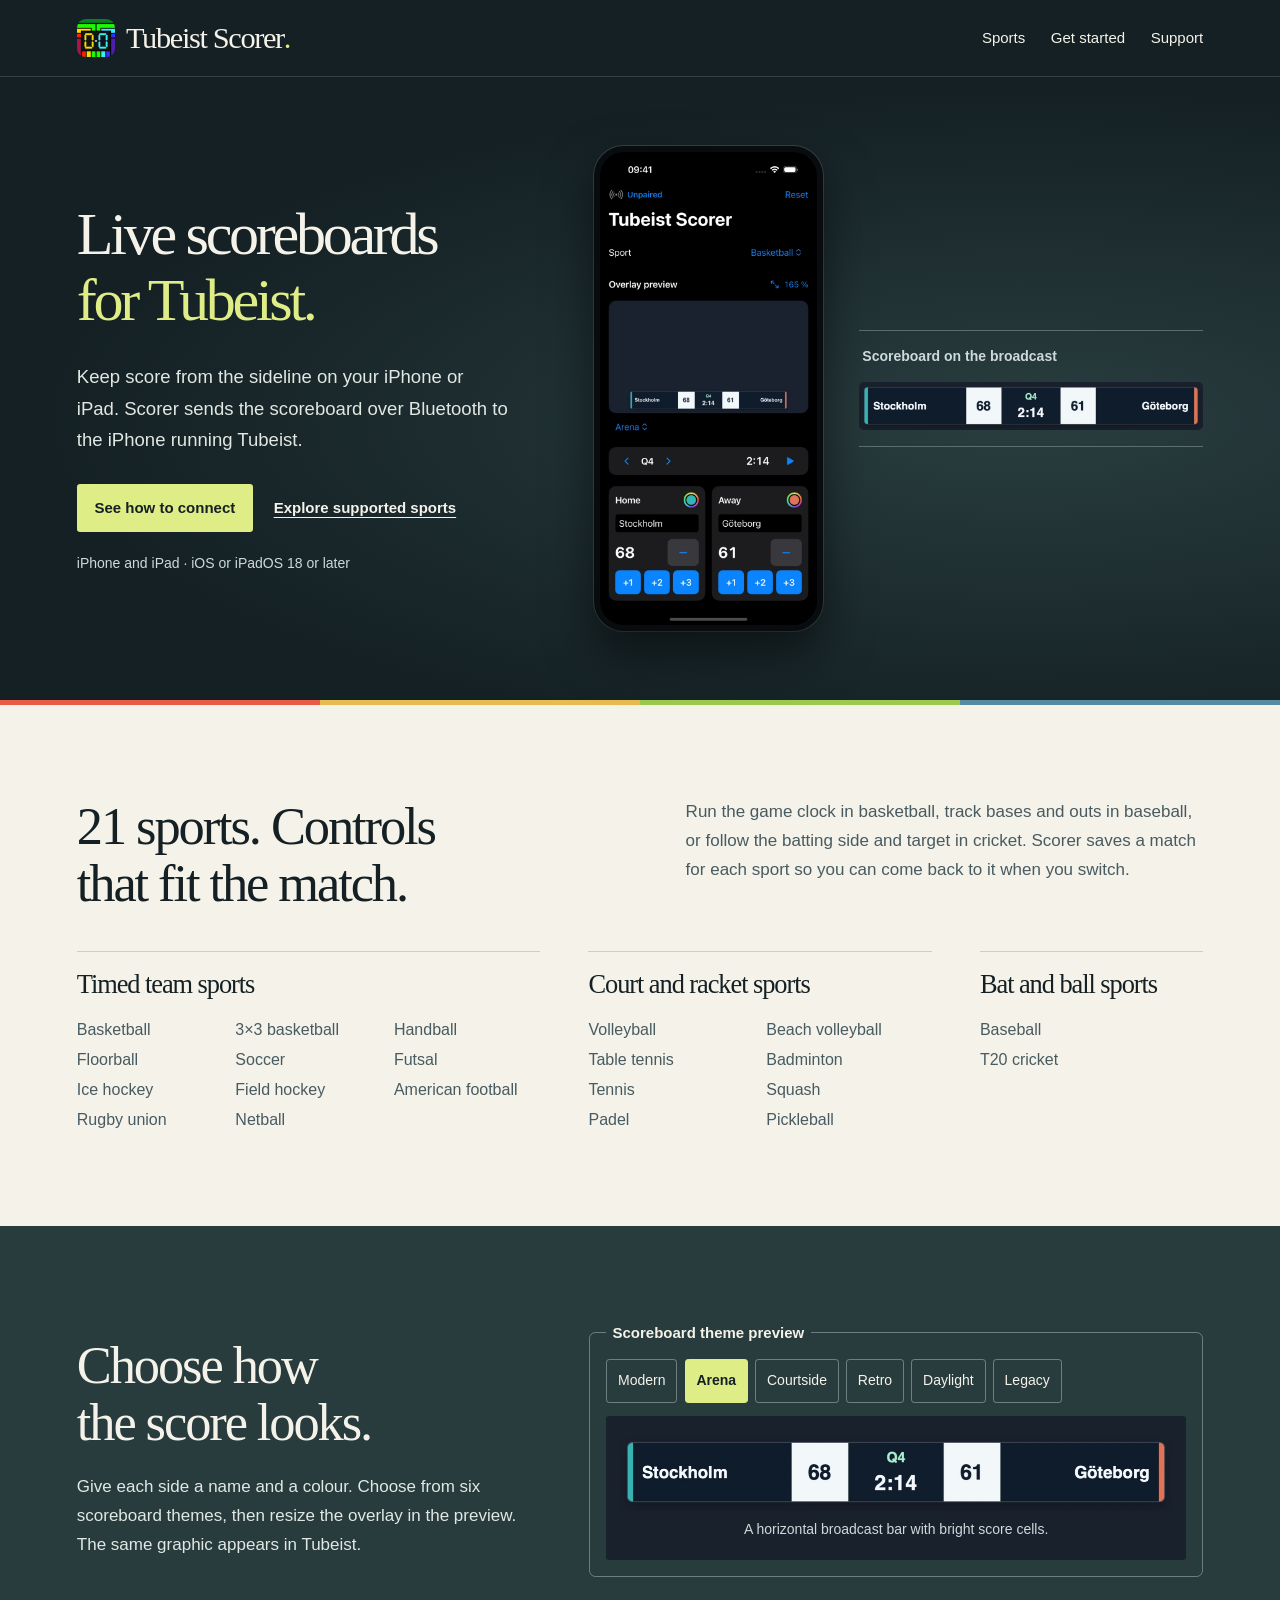
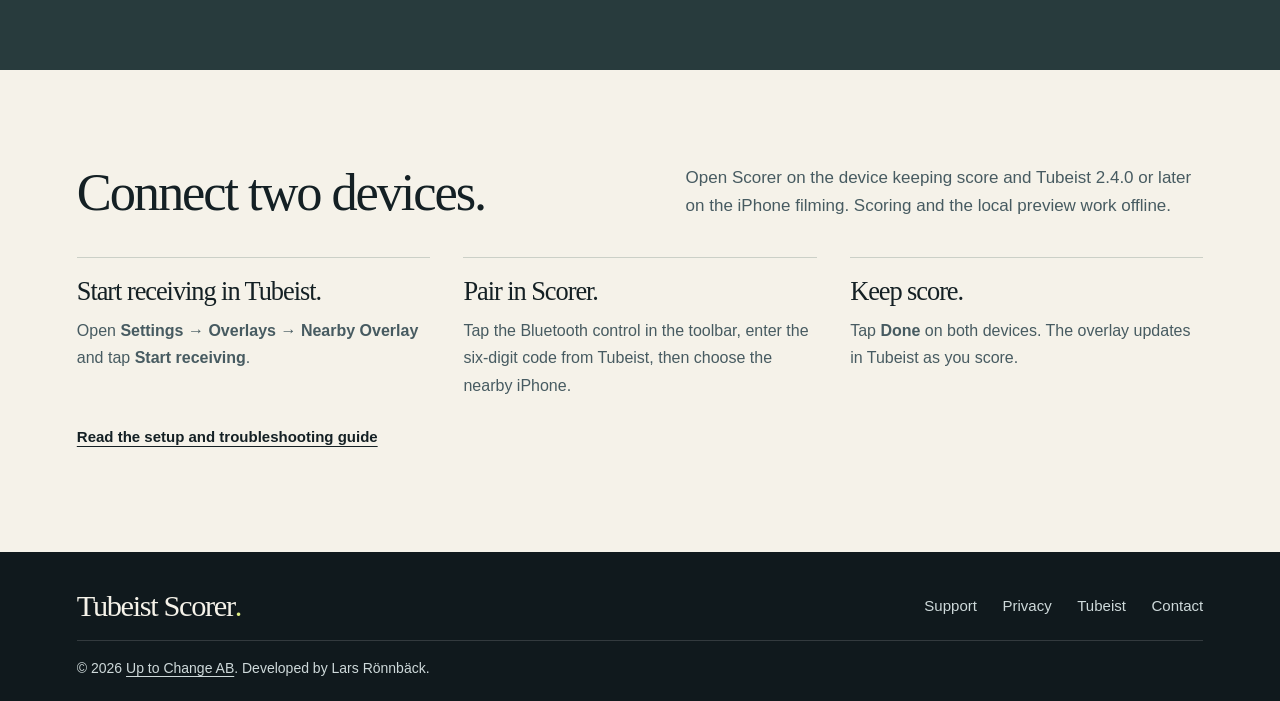
<file: AppStore/Website/index.html>
<!doctype html>
<html lang="en">
<head>
  <meta charset="utf-8">
  <meta name="viewport" content="width=device-width, initial-scale=1">
  <meta name="theme-color" content="#142024">
  <title>Tubeist Scorer — Live scoreboards for Tubeist</title>
  <meta name="description" content="Keep score for 21 sports on your iPhone or iPad and send a live scoreboard to Tubeist over Bluetooth.">
  <link rel="canonical" href="https://www.uptochange.com/tubeist-scorer/">
  <meta property="og:type" content="website">
  <meta property="og:title" content="Tubeist Scorer — Live scoreboards for Tubeist">
  <meta property="og:description" content="Keep score for 21 sports on your iPhone or iPad and send a live scoreboard to Tubeist over Bluetooth.">
  <meta property="og:url" content="https://www.uptochange.com/tubeist-scorer/">
  <meta property="og:image" content="https://www.uptochange.com/tubeist-scorer/assets/social.jpg">
  <meta property="og:image:width" content="1200">
  <meta property="og:image:height" content="630">
  <meta property="og:image:alt" content="Tubeist Scorer with a live basketball scoreboard">
  <meta name="twitter:card" content="summary_large_image">
  <link rel="icon" href="assets/favicon.png" type="image/png">
  <link rel="apple-touch-icon" href="assets/apple-touch-icon.png">
  <link rel="stylesheet" href="assets/site.css">
</head>
<body>
  <a class="skip" href="#main">Skip to content</a>
  <header class="site-header">
    <div class="header-inner">
      <a class="wordmark" href="./"><img src="assets/icon.png" width="38" height="38" alt="">Tubeist Scorer<span aria-hidden="true">.</span></a>
      <nav aria-label="Main navigation">
        <a href="./#sports">Sports</a>
        <a href="./#connect">Get started</a>
        <a href="support.html">Support</a>
      </nav>
    </div>
  </header>

  <main id="main">
    <section class="hero" aria-labelledby="hero-title">
      <div class="hero-inner">
        <div class="hero-copy">
          <h1 id="hero-title">Live scoreboards<br><em>for Tubeist.</em></h1>
          <p class="hero-intro">Keep score from the sideline on your iPhone or iPad. Scorer sends the scoreboard over Bluetooth to the iPhone running Tubeist.</p>
          <div class="hero-actions">
            <a class="button" href="#connect">See how to connect</a>
            <a class="text-link" href="#sports">Explore supported sports</a>
          </div>
          <p class="availability">iPhone and iPad · iOS or iPadOS 18 or later</p>
        </div>
        <div class="hero-visual">
          <figure class="hero-phone">
            <a href="assets/basketball-scoring.webp" aria-label="View the full basketball scoring screenshot"><img src="assets/basketball-scoring.webp" width="700" height="1522" alt="Tubeist Scorer on iPhone showing basketball, the overlay preview and the game clock" fetchpriority="high"></a>
          </figure>
          <figure class="hero-score">
            <figcaption>Scoreboard on the broadcast</figcaption>
            <img src="assets/theme-arena.webp" alt="Stockholm leads Göteborg 68–61 with 2:14 left in the fourth quarter">
          </figure>
        </div>
      </div>
    </section>
    <div class="colour-strip" aria-hidden="true"></div>

    <section class="section-wrap" id="sports" aria-labelledby="sports-title">
      <div class="intro-columns">
        <h2 id="sports-title">21 sports. Controls that fit the match.</h2>
        <p>Run the game clock in basketball, track bases and outs in baseball, or follow the batting side and target in cricket. Scorer saves a match for each sport so you can come back to it when you switch.</p>
      </div>
      <div class="sport-groups">
        <section aria-labelledby="timed-sports"><h3 id="timed-sports">Timed team sports</h3><ul><li>Basketball</li><li>3×3 basketball</li><li>Handball</li><li>Floorball</li><li>Soccer</li><li>Futsal</li><li>Ice hockey</li><li>Field hockey</li><li>American football</li><li>Rugby union</li><li>Netball</li></ul></section>
        <section aria-labelledby="court-sports"><h3 id="court-sports">Court and racket sports</h3><ul><li>Volleyball</li><li>Beach volleyball</li><li>Table tennis</li><li>Badminton</li><li>Tennis</li><li>Squash</li><li>Padel</li><li>Pickleball</li></ul></section>
        <section aria-labelledby="bat-sports"><h3 id="bat-sports">Bat and ball sports</h3><ul><li>Baseball</li><li>T20 cricket</li></ul></section>
      </div>
    </section>

    <section class="themes-section" id="themes" aria-labelledby="themes-title">
      <div class="section-wrap theme-layout">
        <div>
          <h2 id="themes-title">Choose how the score looks.</h2>
          <p>Give each side a name and a colour. Choose from six scoreboard themes, then resize the overlay in the preview. The same graphic appears in Tubeist.</p>
        </div>
        <fieldset class="theme-picker">
          <legend>Scoreboard theme preview</legend>
          <div class="theme-options">
              <label><input type="radio" name="theme" id="theme-modern"><span>Modern</span></label>
              <label><input type="radio" name="theme" id="theme-arena" checked><span>Arena</span></label>
              <label><input type="radio" name="theme" id="theme-courtside"><span>Courtside</span></label>
              <label><input type="radio" name="theme" id="theme-retro"><span>Retro</span></label>
              <label><input type="radio" name="theme" id="theme-daylight"><span>Daylight</span></label>
              <label><input type="radio" name="theme" id="theme-legacy"><span>Legacy</span></label>
          </div>
          <div class="theme-stage">
              <figure class="theme-sample" data-theme="modern">
                <img src="assets/theme-modern.webp" alt="Modern basketball scoreboard showing Stockholm 68, Göteborg 61, quarter 4, 2:14" loading="lazy">
                <figcaption>Rounded score panels in a glass bar at the bottom centre.</figcaption>
              </figure>
              <figure class="theme-sample" data-theme="arena">
                <img src="assets/theme-arena.webp" alt="Arena basketball scoreboard showing Stockholm 68, Göteborg 61, quarter 4, 2:14" loading="lazy">
                <figcaption>A horizontal broadcast bar with bright score cells.</figcaption>
              </figure>
              <figure class="theme-sample" data-theme="courtside">
                <img src="assets/theme-courtside.webp" alt="Courtside basketball scoreboard showing Stockholm 68, Göteborg 61, quarter 4, 2:14" loading="lazy">
                <figcaption>Stacked scores at the upper left, with an amber game clock label.</figcaption>
              </figure>
              <figure class="theme-sample" data-theme="retro">
                <img src="assets/theme-retro.webp" alt="Retro basketball scoreboard showing Stockholm 68, Göteborg 61, quarter 4, 2:14" loading="lazy">
                <figcaption>Amber LED-style digits in the upper-right corner.</figcaption>
              </figure>
              <figure class="theme-sample" data-theme="daylight">
                <img src="assets/theme-daylight.webp" alt="Daylight basketball scoreboard showing Stockholm 68, Göteborg 61, quarter 4, 2:14" loading="lazy">
                <figcaption>A light card with black score cells at the lower left.</figcaption>
              </figure>
              <figure class="theme-sample" data-theme="legacy">
                <img src="assets/theme-legacy.webp" alt="Legacy basketball scoreboard showing Stockholm 68, Göteborg 61, quarter 4, 2:14" loading="lazy">
                <figcaption>A simple translucent scoreboard at the upper left.</figcaption>
              </figure>
          </div>
        </fieldset>
      </div>
    </section>

    <section class="section-wrap" id="connect" aria-labelledby="connect-title">
      <div class="intro-columns">
        <h2 id="connect-title">Connect two devices.</h2>
        <p>Open Scorer on the device keeping score and Tubeist 2.4.0 or later on the iPhone filming. Scoring and the local preview work offline.</p>
      </div>
      <ol class="steps">
        <li><h3>Start receiving in Tubeist.</h3><p>Open <strong>Settings → Overlays → Nearby Overlay</strong> and tap <strong>Start receiving</strong>.</p></li>
        <li><h3>Pair in Scorer.</h3><p>Tap the Bluetooth control in the toolbar, enter the six-digit code from Tubeist, then choose the nearby iPhone.</p></li>
        <li><h3>Keep score.</h3><p>Tap <strong>Done</strong> on both devices. The overlay updates in Tubeist as you score.</p></li>
      </ol>
      <a class="text-link" href="support.html">Read the setup and troubleshooting guide</a>
    </section>
  </main>
  <footer class="site-footer">
    <div class="footer-inner">
      <a class="wordmark" href="./">Tubeist Scorer<span aria-hidden="true">.</span></a>
      <nav aria-label="Footer navigation">
        <a href="support.html">Support</a>
        <a href="privacy-policy.html">Privacy</a>
        <a href="https://www.uptochange.com/tubeist/">Tubeist</a>
        <a href="mailto:support@uptochange.com?subject=Tubeist%20Scorer">Contact</a>
      </nav>
      <p class="copyright">© 2026 <a href="https://www.uptochange.com/">Up to Change AB</a>. Developed by Lars Rönnbäck.</p>
    </div>
  </footer>
</body>
</html>
</file>
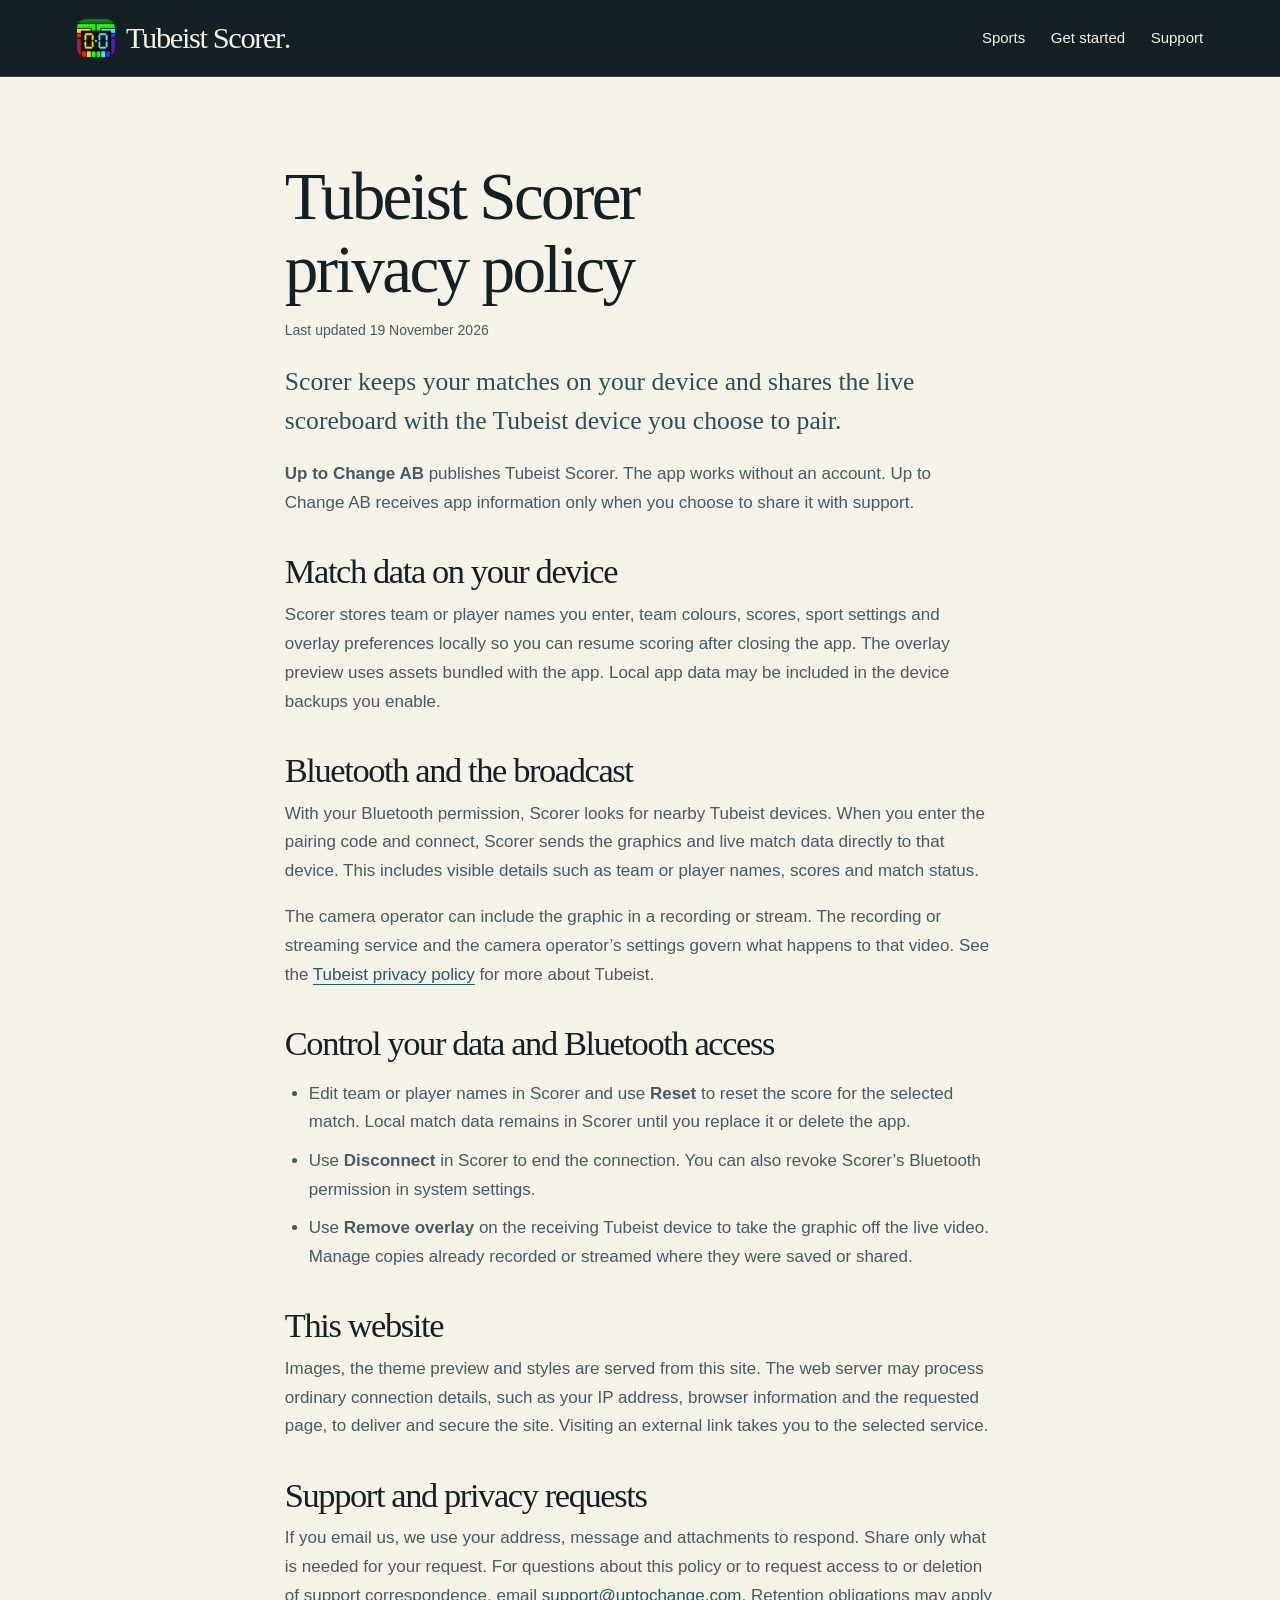
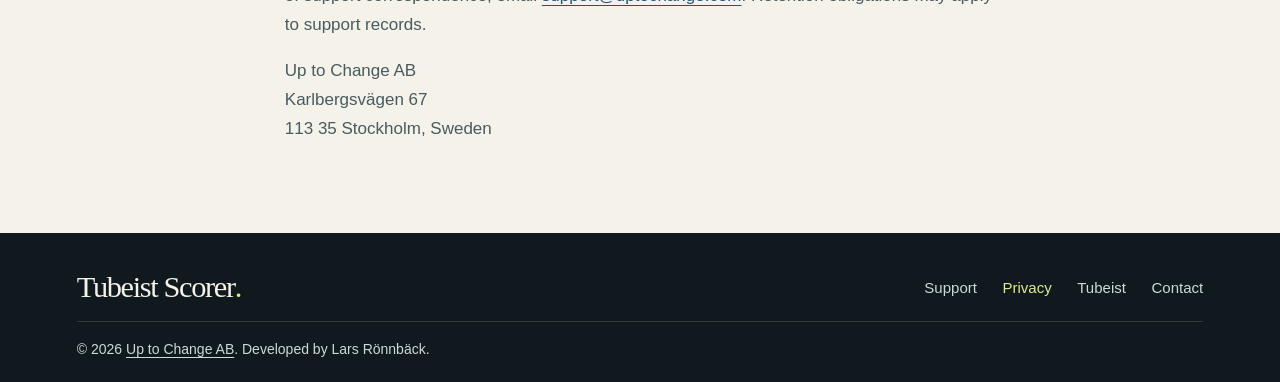
<file: AppStore/Website/privacy-policy.html>
<!doctype html>
<html lang="en">
<head>
  <meta charset="utf-8">
  <meta name="viewport" content="width=device-width, initial-scale=1">
  <meta name="theme-color" content="#142024">
  <title>Privacy policy — Tubeist Scorer</title>
  <meta name="description" content="How Tubeist Scorer handles match data, Bluetooth transfers, website visits and support messages.">
  <link rel="canonical" href="https://www.uptochange.com/tubeist-scorer/privacy-policy.html">
  <meta property="og:type" content="website">
  <meta property="og:title" content="Privacy policy — Tubeist Scorer">
  <meta property="og:description" content="How Tubeist Scorer handles match data, Bluetooth transfers, website visits and support messages.">
  <meta property="og:url" content="https://www.uptochange.com/tubeist-scorer/privacy-policy.html">
  <meta property="og:image" content="https://www.uptochange.com/tubeist-scorer/assets/social.jpg">
  <meta property="og:image:width" content="1200">
  <meta property="og:image:height" content="630">
  <meta property="og:image:alt" content="Tubeist Scorer with a live basketball scoreboard">
  <meta name="twitter:card" content="summary_large_image">
  <link rel="icon" href="assets/favicon.png" type="image/png">
  <link rel="apple-touch-icon" href="assets/apple-touch-icon.png">
  <link rel="stylesheet" href="assets/site.css">
</head>
<body>
  <a class="skip" href="#main">Skip to content</a>
  <header class="site-header">
    <div class="header-inner">
      <a class="wordmark" href="./"><img src="assets/icon.png" width="38" height="38" alt="">Tubeist Scorer<span aria-hidden="true">.</span></a>
      <nav aria-label="Main navigation">
        <a href="./#sports">Sports</a>
        <a href="./#connect">Get started</a>
        <a href="support.html">Support</a>
      </nav>
    </div>
  </header>

  <main id="main" class="document-wrap">
    <h1>Tubeist Scorer privacy policy</h1>
    <p class="updated">Last updated 19 November 2026</p>
    <p class="lede">Scorer keeps your matches on your device and shares the live scoreboard with the Tubeist device you choose to pair.</p>
    <p><strong>Up to Change AB</strong> publishes Tubeist Scorer. The app works without an account. Up to Change AB receives app information only when you choose to share it with support.</p>

    <h2>Match data on your device</h2>
    <p>Scorer stores team or player names you enter, team colours, scores, sport settings and overlay preferences locally so you can resume scoring after closing the app. The overlay preview uses assets bundled with the app. Local app data may be included in the device backups you enable.</p>

    <h2>Bluetooth and the broadcast</h2>
    <p>With your Bluetooth permission, Scorer looks for nearby Tubeist devices. When you enter the pairing code and connect, Scorer sends the graphics and live match data directly to that device. This includes visible details such as team or player names, scores and match status.</p>
    <p>The camera operator can include the graphic in a recording or stream. The recording or streaming service and the camera operator’s settings govern what happens to that video. See the <a href="https://www.uptochange.com/tubeist/privacy-policy.html">Tubeist privacy policy</a> for more about Tubeist.</p>

    <h2>Control your data and Bluetooth access</h2>
    <ul>
      <li>Edit team or player names in Scorer and use <strong>Reset</strong> to reset the score for the selected match. Local match data remains in Scorer until you replace it or delete the app.</li>
      <li>Use <strong>Disconnect</strong> in Scorer to end the connection. You can also revoke Scorer’s Bluetooth permission in system settings.</li>
      <li>Use <strong>Remove overlay</strong> on the receiving Tubeist device to take the graphic off the live video. Manage copies already recorded or streamed where they were saved or shared.</li>
    </ul>

    <h2>This website</h2>
    <p>Images, the theme preview and styles are served from this site. The web server may process ordinary connection details, such as your IP address, browser information and the requested page, to deliver and secure the site. Visiting an external link takes you to the selected service.</p>

    <h2>Support and privacy requests</h2>
    <p>If you email us, we use your address, message and attachments to respond. Share only what is needed for your request. For questions about this policy or to request access to or deletion of support correspondence, email <a href="mailto:support@uptochange.com?subject=Tubeist%20Scorer%20privacy">support@uptochange.com</a>. Retention obligations may apply to support records.</p>
    <p>Up to Change AB<br>Karlbergsvägen 67<br>113 35 Stockholm, Sweden</p>
  </main>
  <footer class="site-footer">
    <div class="footer-inner">
      <a class="wordmark" href="./">Tubeist Scorer<span aria-hidden="true">.</span></a>
      <nav aria-label="Footer navigation">
        <a href="support.html">Support</a>
        <a href="privacy-policy.html" aria-current="page">Privacy</a>
        <a href="https://www.uptochange.com/tubeist/">Tubeist</a>
        <a href="mailto:support@uptochange.com?subject=Tubeist%20Scorer">Contact</a>
      </nav>
      <p class="copyright">© 2026 <a href="https://www.uptochange.com/">Up to Change AB</a>. Developed by Lars Rönnbäck.</p>
    </div>
  </footer>
</body>
</html>
</file>
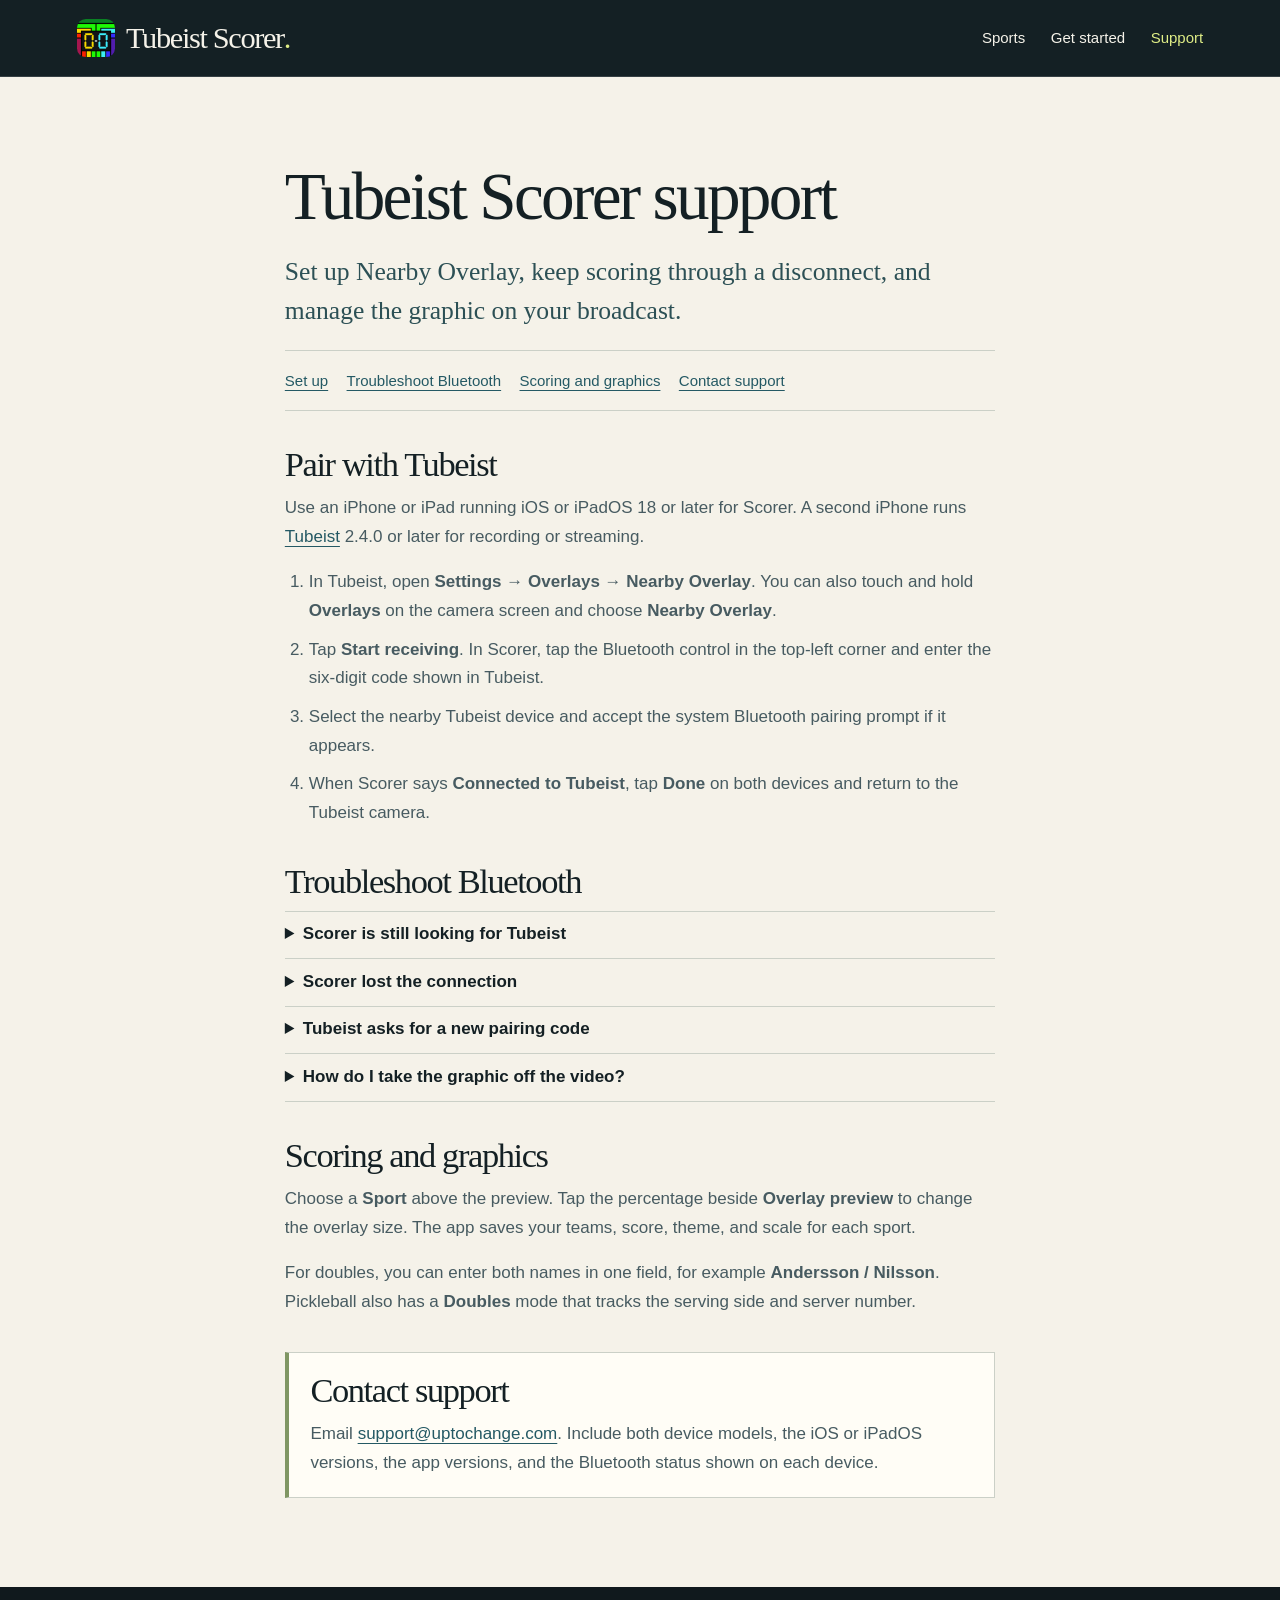
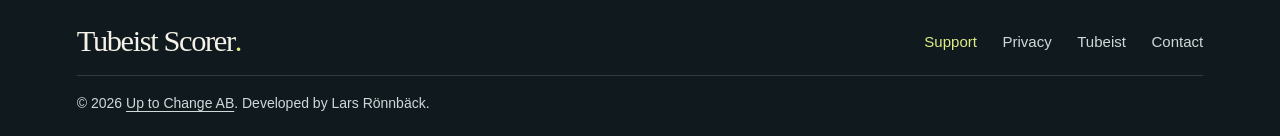
<file: AppStore/Website/support.html>
<!doctype html>
<html lang="en">
<head>
  <meta charset="utf-8">
  <meta name="viewport" content="width=device-width, initial-scale=1">
  <meta name="theme-color" content="#142024">
  <title>Support — Tubeist Scorer</title>
  <meta name="description" content="Pair an iPhone or iPad running Scorer with Tubeist. Find help with Bluetooth, saved scores and overlay settings.">
  <link rel="canonical" href="https://www.uptochange.com/tubeist-scorer/support.html">
  <meta property="og:type" content="website">
  <meta property="og:title" content="Support — Tubeist Scorer">
  <meta property="og:description" content="Pair an iPhone or iPad running Scorer with Tubeist. Find help with Bluetooth, saved scores and overlay settings.">
  <meta property="og:url" content="https://www.uptochange.com/tubeist-scorer/support.html">
  <meta property="og:image" content="https://www.uptochange.com/tubeist-scorer/assets/social.jpg">
  <meta property="og:image:width" content="1200">
  <meta property="og:image:height" content="630">
  <meta property="og:image:alt" content="Tubeist Scorer with a live basketball scoreboard">
  <meta name="twitter:card" content="summary_large_image">
  <link rel="icon" href="assets/favicon.png" type="image/png">
  <link rel="apple-touch-icon" href="assets/apple-touch-icon.png">
  <link rel="stylesheet" href="assets/site.css">
</head>
<body>
  <a class="skip" href="#main">Skip to content</a>
  <header class="site-header">
    <div class="header-inner">
      <a class="wordmark" href="./"><img src="assets/icon.png" width="38" height="38" alt="">Tubeist Scorer<span aria-hidden="true">.</span></a>
      <nav aria-label="Main navigation">
        <a href="./#sports">Sports</a>
        <a href="./#connect">Get started</a>
        <a href="support.html" aria-current="page">Support</a>
      </nav>
    </div>
  </header>

  <main id="main" class="document-wrap">
    <h1>Tubeist Scorer support</h1>
    <p class="lede">Set up Nearby Overlay, keep scoring through a disconnect, and manage the graphic on your broadcast.</p>
    <nav class="document-nav" aria-label="On this page">
      <a href="#setup">Set up</a>
      <a href="#connection">Troubleshoot Bluetooth</a>
      <a href="#scoring">Scoring and graphics</a>
      <a href="#contact">Contact support</a>
    </nav>
    <section id="setup" aria-labelledby="setup-title">
      <h2 id="setup-title">Pair with Tubeist</h2>
      <p>Use an iPhone or iPad running iOS or iPadOS 18 or later for Scorer. A second iPhone runs <a href="https://www.uptochange.com/tubeist/">Tubeist</a> 2.4.0 or later for recording or streaming.</p>
      <ol>
        <li>In Tubeist, open <strong>Settings → Overlays → Nearby Overlay</strong>. You can also touch and hold <strong>Overlays</strong> on the camera screen and choose <strong>Nearby Overlay</strong>.</li>
        <li>Tap <strong>Start receiving</strong>. In Scorer, tap the Bluetooth control in the top-left corner and enter the six-digit code shown in Tubeist.</li>
        <li>Select the nearby Tubeist device and accept the system Bluetooth pairing prompt if it appears.</li>
        <li>When Scorer says <strong>Connected to Tubeist</strong>, tap <strong>Done</strong> on both devices and return to the Tubeist camera.</li>
      </ol>
    </section>
    <section id="connection" aria-labelledby="connection-title">
      <h2 id="connection-title">Troubleshoot Bluetooth</h2>
      <div class="faq">
        <details><summary>Scorer is still looking for Tubeist</summary><p>Bring the devices closer and keep both apps open. Check that Bluetooth is on and both apps have Bluetooth permission. In Tubeist, open <strong>Nearby Overlay</strong> and tap <strong>Refresh discovery</strong> if shown. Then select Tubeist from Scorer.</p></details>
        <details><summary>Scorer lost the connection</summary><p>Tubeist holds the latest graphic while Scorer tries to reconnect. Bring the devices closer and return Scorer to the foreground. Scorer sends the current match state when it reconnects.</p></details>
        <details><summary>Tubeist asks for a new pairing code</summary><p>Open <strong>Nearby Overlay</strong> in Tubeist and tap <strong>New pairing code</strong> if the receiver is already paired. Enter the new code in Scorer and choose Tubeist again.</p></details>
        <details><summary>How do I take the graphic off the video?</summary><p>In Tubeist’s <strong>Nearby Overlay</strong> panel, tap <strong>Remove overlay</strong>. Use <strong>Stop receiving</strong> to end the Bluetooth session. If you only stop receiving, the latest graphic stays on the video until you remove it.</p></details>
      </div>
    </section>
    <section id="scoring" aria-labelledby="scoring-title">
      <h2 id="scoring-title">Scoring and graphics</h2>
      <p>Choose a <strong>Sport</strong> above the preview. Tap the percentage beside <strong>Overlay preview</strong> to change the overlay size. The app saves your teams, score, theme, and scale for each sport.</p>
      <p>For doubles, you can enter both names in one field, for example <strong>Andersson / Nilsson</strong>. Pickleball also has a <strong>Doubles</strong> mode that tracks the serving side and server number.</p>
    </section>
    <section class="contact-panel" id="contact" aria-labelledby="contact-title">
      <h2 id="contact-title">Contact support</h2>
      <p>Email <a href="mailto:support@uptochange.com?subject=Tubeist%20Scorer%20support">support@uptochange.com</a>. Include both device models, the iOS or iPadOS versions, the app versions, and the Bluetooth status shown on each device.</p>
    </section>
  </main>
  <footer class="site-footer">
    <div class="footer-inner">
      <a class="wordmark" href="./">Tubeist Scorer<span aria-hidden="true">.</span></a>
      <nav aria-label="Footer navigation">
        <a href="support.html" aria-current="page">Support</a>
        <a href="privacy-policy.html">Privacy</a>
        <a href="https://www.uptochange.com/tubeist/">Tubeist</a>
        <a href="mailto:support@uptochange.com?subject=Tubeist%20Scorer">Contact</a>
      </nav>
      <p class="copyright">© 2026 <a href="https://www.uptochange.com/">Up to Change AB</a>. Developed by Lars Rönnbäck.</p>
    </div>
  </footer>
</body>
</html>
</file>
<file: AppStore/Website/assets/site.css>
:root {
  color-scheme: light;
  --paper: #f5f2e9;
  --ink: #142024;
  --muted: #475b61;
  --line: #cbd0c7;
  --accent: #dfed86;
  --soft-light: #ced9da;
  --serif: Georgia, "Times New Roman", serif;
  --sans: -apple-system, BlinkMacSystemFont, "Segoe UI", sans-serif;
}

* { box-sizing: border-box; }
html { scroll-padding-top: 1.5rem; }
body { margin: 0; background: var(--paper); color: var(--ink); font: 1.0625rem/1.7 var(--sans); }
img { display: block; max-width: 100%; height: auto; }
a { color: inherit; text-underline-offset: .24em; }
a:hover { text-decoration-thickness: 2px; }
:focus-visible { outline: 3px solid #b5661e; outline-offset: 5px; }
figure, fieldset, p, h1, h2, h3 { margin: 0; }
fieldset { min-inline-size: 0; }
p + p { margin-top: 1em; }
h1, h2, h3 { font-family: var(--serif); font-weight: 400; letter-spacing: -.04em; line-height: 1.09; text-wrap: balance; }
h2 { font-size: clamp(2.25rem, 4.1vw, 3.5rem); }
h3 { font-size: clamp(1.4rem, 2.1vw, 1.65rem); line-height: 1.2; }

.skip { position: fixed; z-index: 10; top: .75rem; left: .75rem; transform: translateY(-180%); padding: .6em 1em; background: var(--paper); color: var(--ink); }
.skip:focus { transform: none; }
.site-header { background: var(--ink); color: var(--paper); border-bottom: 1px solid #ffffff25; }
.header-inner, .footer-inner { max-width: 94rem; margin: auto; padding: 1rem 6%; display: flex; align-items: center; justify-content: space-between; gap: .75rem 1.5rem; flex-wrap: wrap; }
.wordmark { display: inline-flex; align-items: center; color: var(--paper); font: clamp(1.45rem, 2.65vw, 1.9rem)/1.2 var(--serif); letter-spacing: -.045em; text-decoration: none; white-space: nowrap; }
.wordmark img { width: 2.375rem; height: 2.375rem; margin-inline-end: .7rem; border-radius: .55rem; }
.wordmark span { color: var(--accent); }
.site-header nav, .site-footer nav { display: flex; align-items: center; flex-wrap: wrap; gap: 0 clamp(.8rem, 2.4vw, 1.6rem); font-size: .9375rem; }
.site-header nav a, .site-footer nav a { display: inline-flex; align-items: center; min-height: 44px; text-decoration: none; }
.site-header nav a:hover, .site-footer nav a:hover, nav a[aria-current] { color: var(--accent); }

.hero { color: var(--paper); background: radial-gradient(ellipse at 80% 55%, #293d3f 0, var(--ink) 68%); }
.hero-inner { max-width: 94rem; padding: clamp(2.8rem, 5.4vw, 5rem) 6%; margin: 0 auto; display: grid; grid-template-columns: .86fr 1.14fr; gap: clamp(2rem, 4.5vw, 4.4rem); align-items: center; }
.hero-copy h1 { font-size: clamp(3.1rem, 4.7vw, 4.75rem); letter-spacing: -.055em; }
.hero h1 em { font-style: normal; color: var(--accent); }
.hero-intro { max-width: 27rem; margin-top: 1.8rem; font-size: clamp(1.04rem, 1.45vw, 1.25rem); color: #e1e7e2; }
.hero-actions { display: flex; flex-wrap: wrap; align-items: center; gap: .65rem 1.3rem; margin-top: 1.75rem; }
.button { display: inline-flex; min-height: 3rem; align-items: center; padding: .7rem 1.1rem; border-radius: .2rem; background: var(--accent); color: var(--ink); font-size: .9375rem; font-weight: 700; text-decoration: none; }
.button:hover { background: #edf4af; }
.text-link { display: inline-flex; min-height: 2.75rem; align-items: center; font-size: .9375rem; font-weight: 600; }
.availability { max-width: 28rem; margin-top: 1.25rem; color: var(--soft-light); font-size: .875rem; }
.hero-visual { min-width: 0; display: grid; grid-template-columns: minmax(0, .8fr) minmax(0, 1.2fr); justify-items: center; align-items: center; gap: clamp(1.25rem, 2.8vw, 2.6rem); }
.hero-phone { width: min(100%, 17.2rem); }
.hero-phone a { display: block; overflow: hidden; border: .42rem solid #080c0e; border-radius: 1.88rem; background: #080c0e; box-shadow: 0 1.35rem 3rem #0008, 0 0 0 1px #ffffff25; }
.hero-phone img { width: 100%; }
.hero-score { width: 100%; min-width: 0; padding: 0 0 1rem; border-block: 1px solid #ced9da54; }
.hero-score figcaption { padding: .9rem .2rem .8rem; color: var(--soft-light); font-size: .875rem; font-weight: 600; }
.hero-score img { width: 100%; background: #19212d; border-radius: .3rem; }
.colour-strip { height: .3rem; background: linear-gradient(90deg, #e85b45 0 25%, #e6bc51 25% 50%, #9cc950 50% 75%, #568ca3 75%); }

.section-wrap { max-width: 82rem; margin: auto; padding: clamp(3.5rem, 7.3vw, 6rem) 6%; }
.intro-columns { display: grid; grid-template-columns: minmax(0, 1fr) minmax(0, .95fr); gap: clamp(1.45rem, 5vw, 5rem); align-items: start; }
.intro-columns > p { color: var(--muted); max-width: 35rem; }
.sport-groups { display: grid; grid-template-columns: minmax(0, 1.35fr) minmax(0, 1fr) minmax(0, .65fr); gap: clamp(1.2rem, 4vw, 3rem); margin-top: 2.4rem; }
.sport-groups > section, .steps > li { border-top: 1px solid var(--line); padding-top: 1.1rem; }
.sport-groups ul { padding: 0; margin: .9rem 0 0; display: grid; grid-template-columns: repeat(auto-fit, minmax(min(100%, 8.5rem), 1fr)); gap: .18rem .75rem; list-style: none; color: var(--muted); font-size: 1rem; }

.themes-section { background: #283b3d; color: var(--paper); }
.theme-layout { display: grid; grid-template-columns: minmax(0, .73fr) minmax(0, 1fr); gap: clamp(1.45rem, 5vw, 5rem); align-items: center; }
.theme-layout h2 + p { margin-top: 1.35rem; max-width: 29rem; color: #e1e8e4; }
.theme-picker { padding: .85rem 1rem 1rem; border: 1px solid #b7c7c77a; border-radius: .4rem; }
.theme-picker legend { padding: 0 .4rem; color: var(--paper); font-size: .9375rem; font-weight: 600; }
.theme-options { display: flex; flex-wrap: wrap; gap: .45rem; margin-bottom: .8rem; }
.theme-options label { position: relative; display: inline-flex; }
.theme-options input { position: absolute; width: 1px; height: 1px; opacity: 0; }
.theme-options span { display: inline-flex; align-items: center; justify-content: center; min-height: 44px; padding: .3rem .68rem; border-radius: .2rem; border: 1px solid #c8d7d470; font-size: .875rem; cursor: pointer; }
.theme-options input:checked + span { background: var(--accent); color: var(--ink); border-color: var(--accent); font-weight: 700; }
.theme-options input:focus-visible + span { outline: 3px solid var(--accent); outline-offset: 3px; }
.theme-options label:hover span { border-color: var(--accent); }
.theme-stage { display: grid; align-items: center; min-height: 9rem; background: #19212d; border-radius: .2rem; padding: .8rem; }
.theme-sample { display: none; }
.theme-picker:has(#theme-modern:checked) [data-theme="modern"],
.theme-picker:has(#theme-arena:checked) [data-theme="arena"],
.theme-picker:has(#theme-courtside:checked) [data-theme="courtside"],
.theme-picker:has(#theme-retro:checked) [data-theme="retro"],
.theme-picker:has(#theme-daylight:checked) [data-theme="daylight"],
.theme-picker:has(#theme-legacy:checked) [data-theme="legacy"] { display: block; }
.theme-sample img { width: auto; height: auto; max-height: 6.2rem; margin-inline: auto; }
.theme-sample figcaption { margin-top: .45rem; color: var(--soft-light); text-align: center; font-size: .875rem; }

.steps { margin: 2.25rem 0 1rem; padding: 0; display: grid; grid-template-columns: repeat(3, minmax(0, 1fr)); gap: clamp(1.2rem, 3vw, 2.1rem); list-style: none; }
.steps h3 { margin-bottom: .6rem; }
.steps p { color: var(--muted); font-size: 1rem; }

.site-footer { background: #10191d; color: var(--soft-light); }
.footer-inner { padding-block: 2rem 1.25rem; }
.copyright { flex: 0 0 100%; border-top: 1px solid #ffffff25; padding-top: 1rem; font-size: .875rem; }

.document-wrap { max-width: 54rem; margin: auto; padding: clamp(2.8rem, 6.5vw, 5.3rem) 6% clamp(3.4rem, 7vw, 6rem); }
.document-wrap h1 { font-size: clamp(2.7rem, 6vw, 4.2rem); }
.document-wrap h2 { font-size: clamp(1.65rem, 3.5vw, 2.15rem); margin: 2.2rem 0 .65rem; }
.document-wrap .lede { color: #2c5055; font: clamp(1.3rem, 2.7vw, 1.6rem)/1.5 var(--serif); margin: 1.25rem 0; }
.document-wrap p, .document-wrap li { color: var(--muted); }
.document-wrap .updated { font-size: .875rem; margin-top: .8rem; }
.document-wrap li { margin-bottom: .55em; }
.document-wrap ul, .document-wrap ol { padding-inline-start: 1.5rem; }
.document-wrap a { color: #245964; overflow-wrap: anywhere; }
.document-nav { display: flex; flex-wrap: wrap; gap: 0 1.15rem; padding: .45rem 0; border-block: 1px solid var(--line); }
.document-nav a { display: inline-flex; align-items: center; min-height: 44px; font-size: .9375rem; }
.faq { border-top: 1px solid var(--line); }
.faq details { border-bottom: 1px solid var(--line); }
.faq summary { cursor: pointer; min-height: 44px; padding: .55rem 0; font-weight: 650; }
.faq details > p { padding: .1rem 0 .9rem 1rem; }
.contact-panel { background: #fffdf6; border: 1px solid var(--line); border-inline-start: 4px solid #7f9663; margin-top: 2.15rem; padding: 1.2rem 1.35rem; }
.contact-panel h2 { margin-top: 0; }

@media (max-width: 960px) {
  .hero-inner { grid-template-columns: 1fr; }
  .hero-visual { grid-template-columns: minmax(0, .85fr) minmax(0, 1fr); width: min(100%, 40rem); margin-inline: auto; }
  .hero-copy { text-align: center; }
  .hero-intro, .availability { margin-inline: auto; }
  .hero-actions { justify-content: center; }
  .sport-groups { grid-template-columns: repeat(3, minmax(0, 1fr)); }
}
@media (max-width: 680px) {
  .intro-columns, .theme-layout, .steps { grid-template-columns: 1fr; }
  .sport-groups { grid-template-columns: repeat(2, minmax(0, 1fr)); gap: 1.2rem; }
  .header-inner { gap: .2rem 1rem; }
  .wordmark img { width: 2rem; height: 2rem; }
  .steps > li { padding-top: .85rem; }
}
@media (max-width: 460px) {
  .hero-copy h1 { font-size: clamp(2.35rem, 12vw, 3.1rem); }
  .hero-visual { grid-template-columns: 1fr; }
  .hero-phone { width: min(77vw, 14.5rem); }
  .hero-score { width: min(100%, 23rem); }
  .sport-groups { grid-template-columns: 1fr; }
}
</file>
